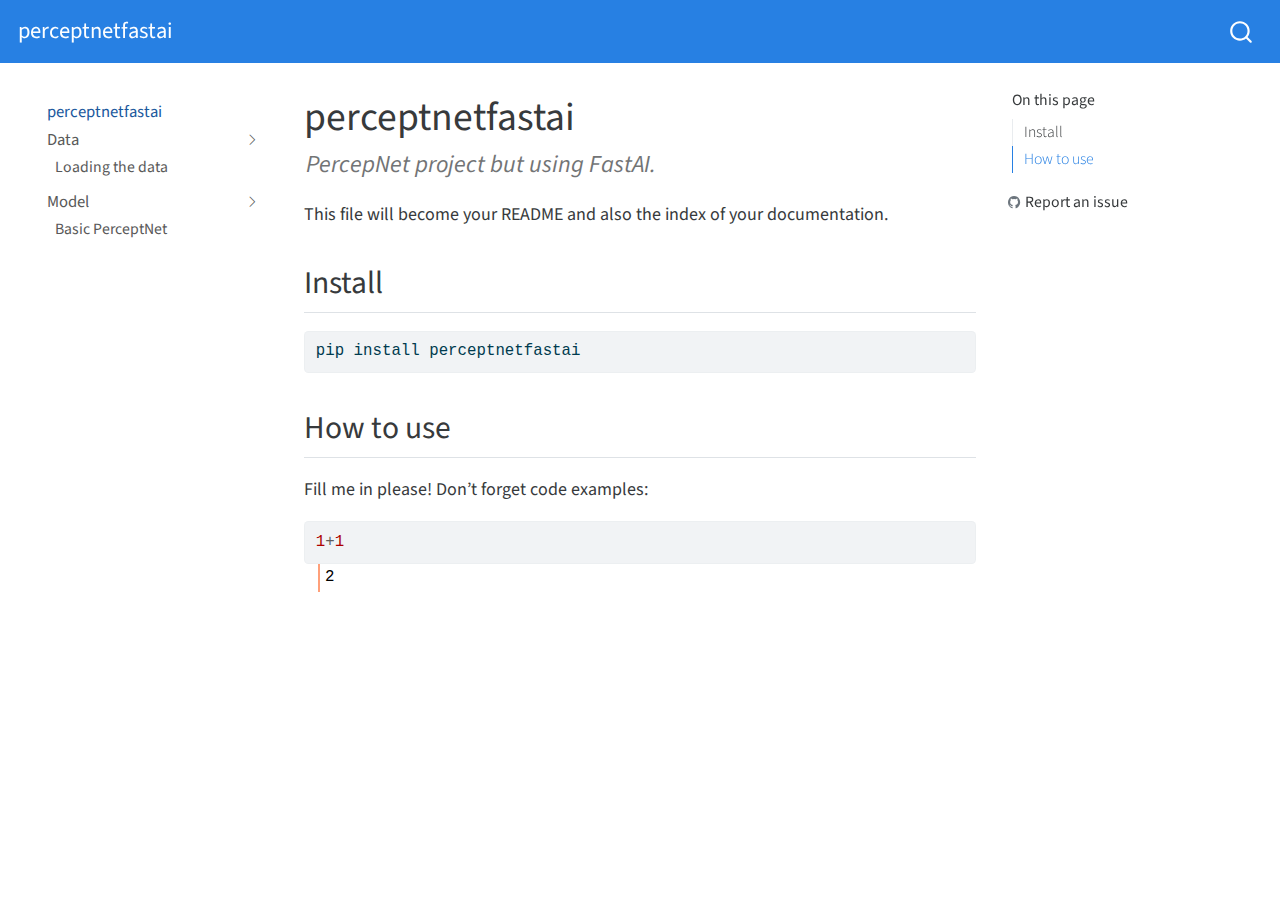
<file: index.html>
<!DOCTYPE html>
<html xmlns="http://www.w3.org/1999/xhtml" lang="en" xml:lang="en"><head>

<meta charset="utf-8">
<meta name="generator" content="quarto-1.1.251">

<meta name="viewport" content="width=device-width, initial-scale=1.0, user-scalable=yes">

<meta name="description" content="PercepNet project but using FastAI.">

<title>perceptnetfastai</title>
<style>
code{white-space: pre-wrap;}
span.smallcaps{font-variant: small-caps;}
div.columns{display: flex; gap: min(4vw, 1.5em);}
div.column{flex: auto; overflow-x: auto;}
div.hanging-indent{margin-left: 1.5em; text-indent: -1.5em;}
ul.task-list{list-style: none;}
ul.task-list li input[type="checkbox"] {
  width: 0.8em;
  margin: 0 0.8em 0.2em -1.6em;
  vertical-align: middle;
}
pre > code.sourceCode { white-space: pre; position: relative; }
pre > code.sourceCode > span { display: inline-block; line-height: 1.25; }
pre > code.sourceCode > span:empty { height: 1.2em; }
.sourceCode { overflow: visible; }
code.sourceCode > span { color: inherit; text-decoration: inherit; }
div.sourceCode { margin: 1em 0; }
pre.sourceCode { margin: 0; }
@media screen {
div.sourceCode { overflow: auto; }
}
@media print {
pre > code.sourceCode { white-space: pre-wrap; }
pre > code.sourceCode > span { text-indent: -5em; padding-left: 5em; }
}
pre.numberSource code
  { counter-reset: source-line 0; }
pre.numberSource code > span
  { position: relative; left: -4em; counter-increment: source-line; }
pre.numberSource code > span > a:first-child::before
  { content: counter(source-line);
    position: relative; left: -1em; text-align: right; vertical-align: baseline;
    border: none; display: inline-block;
    -webkit-touch-callout: none; -webkit-user-select: none;
    -khtml-user-select: none; -moz-user-select: none;
    -ms-user-select: none; user-select: none;
    padding: 0 4px; width: 4em;
    color: #aaaaaa;
  }
pre.numberSource { margin-left: 3em; border-left: 1px solid #aaaaaa;  padding-left: 4px; }
div.sourceCode
  {   }
@media screen {
pre > code.sourceCode > span > a:first-child::before { text-decoration: underline; }
}
code span.al { color: #ff0000; font-weight: bold; } /* Alert */
code span.an { color: #60a0b0; font-weight: bold; font-style: italic; } /* Annotation */
code span.at { color: #7d9029; } /* Attribute */
code span.bn { color: #40a070; } /* BaseN */
code span.bu { color: #008000; } /* BuiltIn */
code span.cf { color: #007020; font-weight: bold; } /* ControlFlow */
code span.ch { color: #4070a0; } /* Char */
code span.cn { color: #880000; } /* Constant */
code span.co { color: #60a0b0; font-style: italic; } /* Comment */
code span.cv { color: #60a0b0; font-weight: bold; font-style: italic; } /* CommentVar */
code span.do { color: #ba2121; font-style: italic; } /* Documentation */
code span.dt { color: #902000; } /* DataType */
code span.dv { color: #40a070; } /* DecVal */
code span.er { color: #ff0000; font-weight: bold; } /* Error */
code span.ex { } /* Extension */
code span.fl { color: #40a070; } /* Float */
code span.fu { color: #06287e; } /* Function */
code span.im { color: #008000; font-weight: bold; } /* Import */
code span.in { color: #60a0b0; font-weight: bold; font-style: italic; } /* Information */
code span.kw { color: #007020; font-weight: bold; } /* Keyword */
code span.op { color: #666666; } /* Operator */
code span.ot { color: #007020; } /* Other */
code span.pp { color: #bc7a00; } /* Preprocessor */
code span.sc { color: #4070a0; } /* SpecialChar */
code span.ss { color: #bb6688; } /* SpecialString */
code span.st { color: #4070a0; } /* String */
code span.va { color: #19177c; } /* Variable */
code span.vs { color: #4070a0; } /* VerbatimString */
code span.wa { color: #60a0b0; font-weight: bold; font-style: italic; } /* Warning */
</style>


<script src="site_libs/quarto-nav/quarto-nav.js"></script>
<script src="site_libs/quarto-nav/headroom.min.js"></script>
<script src="site_libs/clipboard/clipboard.min.js"></script>
<script src="site_libs/quarto-search/autocomplete.umd.js"></script>
<script src="site_libs/quarto-search/fuse.min.js"></script>
<script src="site_libs/quarto-search/quarto-search.js"></script>
<meta name="quarto:offset" content="./">
<script src="site_libs/quarto-html/quarto.js"></script>
<script src="site_libs/quarto-html/popper.min.js"></script>
<script src="site_libs/quarto-html/tippy.umd.min.js"></script>
<script src="site_libs/quarto-html/anchor.min.js"></script>
<link href="site_libs/quarto-html/tippy.css" rel="stylesheet">
<link href="site_libs/quarto-html/quarto-syntax-highlighting.css" rel="stylesheet" id="quarto-text-highlighting-styles">
<script src="site_libs/bootstrap/bootstrap.min.js"></script>
<link href="site_libs/bootstrap/bootstrap-icons.css" rel="stylesheet">
<link href="site_libs/bootstrap/bootstrap.min.css" rel="stylesheet" id="quarto-bootstrap" data-mode="light">
<script id="quarto-search-options" type="application/json">{
  "location": "navbar",
  "copy-button": false,
  "collapse-after": 3,
  "panel-placement": "end",
  "type": "overlay",
  "limit": 20,
  "language": {
    "search-no-results-text": "No results",
    "search-matching-documents-text": "matching documents",
    "search-copy-link-title": "Copy link to search",
    "search-hide-matches-text": "Hide additional matches",
    "search-more-match-text": "more match in this document",
    "search-more-matches-text": "more matches in this document",
    "search-clear-button-title": "Clear",
    "search-detached-cancel-button-title": "Cancel",
    "search-submit-button-title": "Submit"
  }
}</script>


<link rel="stylesheet" href="styles.css">
<meta property="og:title" content="perceptnetfastai">
<meta property="og:description" content="PercepNet project but using FastAI.">
<meta property="og:site-name" content="perceptnetfastai">
<meta name="twitter:title" content="perceptnetfastai">
<meta name="twitter:description" content="PercepNet project but using FastAI.">
<meta name="twitter:card" content="summary">
</head>

<body class="nav-sidebar floating nav-fixed">

<div id="quarto-search-results"></div>
  <header id="quarto-header" class="headroom fixed-top">
    <nav class="navbar navbar-expand-lg navbar-dark ">
      <div class="navbar-container container-fluid">
      <div class="navbar-brand-container">
    <a class="navbar-brand" href="./index.html">
    <span class="navbar-title">perceptnetfastai</span>
    </a>
  </div>
          <div id="quarto-search" class="" title="Search"></div>
      </div> <!-- /container-fluid -->
    </nav>
  <nav class="quarto-secondary-nav" data-bs-toggle="collapse" data-bs-target="#quarto-sidebar" aria-controls="quarto-sidebar" aria-expanded="false" aria-label="Toggle sidebar navigation" onclick="if (window.quartoToggleHeadroom) { window.quartoToggleHeadroom(); }">
    <div class="container-fluid d-flex justify-content-between">
      <h1 class="quarto-secondary-nav-title">perceptnetfastai</h1>
      <button type="button" class="quarto-btn-toggle btn" aria-label="Show secondary navigation">
        <i class="bi bi-chevron-right"></i>
      </button>
    </div>
  </nav>
</header>
<!-- content -->
<div id="quarto-content" class="quarto-container page-columns page-rows-contents page-layout-article page-navbar">
<!-- sidebar -->
  <nav id="quarto-sidebar" class="sidebar collapse sidebar-navigation floating overflow-auto">
    <div class="sidebar-menu-container"> 
    <ul class="list-unstyled mt-1">
        <li class="sidebar-item">
  <div class="sidebar-item-container"> 
  <a href="./index.html" class="sidebar-item-text sidebar-link active">perceptnetfastai</a>
  </div>
</li>
        <li class="sidebar-item sidebar-item-section">
      <div class="sidebar-item-container"> 
            <a class="sidebar-item-text sidebar-link text-start" data-bs-toggle="collapse" data-bs-target="#quarto-sidebar-section-1" aria-expanded="true">Data</a>
          <a class="sidebar-item-toggle text-start" data-bs-toggle="collapse" data-bs-target="#quarto-sidebar-section-1" aria-expanded="true">
            <i class="bi bi-chevron-right ms-2"></i>
          </a> 
      </div>
      <ul id="quarto-sidebar-section-1" class="collapse list-unstyled sidebar-section depth1 show">  
          <li class="sidebar-item">
  <div class="sidebar-item-container"> 
  <a href="./00_Data/data_loading.html" class="sidebar-item-text sidebar-link">Loading the data</a>
  </div>
</li>
      </ul>
  </li>
        <li class="sidebar-item sidebar-item-section">
      <div class="sidebar-item-container"> 
            <a class="sidebar-item-text sidebar-link text-start" data-bs-toggle="collapse" data-bs-target="#quarto-sidebar-section-2" aria-expanded="true">Model</a>
          <a class="sidebar-item-toggle text-start" data-bs-toggle="collapse" data-bs-target="#quarto-sidebar-section-2" aria-expanded="true">
            <i class="bi bi-chevron-right ms-2"></i>
          </a> 
      </div>
      <ul id="quarto-sidebar-section-2" class="collapse list-unstyled sidebar-section depth1 show">  
          <li class="sidebar-item">
  <div class="sidebar-item-container"> 
  <a href="./01_Model/perceptnet.html" class="sidebar-item-text sidebar-link">Basic PerceptNet</a>
  </div>
</li>
      </ul>
  </li>
    </ul>
    </div>
</nav>
<!-- margin-sidebar -->
    <div id="quarto-margin-sidebar" class="sidebar margin-sidebar">
        <nav id="TOC" role="doc-toc" class="toc-active">
    <h2 id="toc-title">On this page</h2>
   
  <ul>
  <li><a href="#install" id="toc-install" class="nav-link active" data-scroll-target="#install">Install</a></li>
  <li><a href="#how-to-use" id="toc-how-to-use" class="nav-link" data-scroll-target="#how-to-use">How to use</a></li>
  </ul>
<div class="toc-actions"><div><i class="bi bi-github"></i></div><div class="action-links"><p><a href="https://github.com/Jorgvt/perceptnetfastai/issues/new" class="toc-action">Report an issue</a></p></div></div></nav>
    </div>
<!-- main -->
<main class="content" id="quarto-document-content">

<header id="title-block-header" class="quarto-title-block default">
<div class="quarto-title">
<h1 class="title d-none d-lg-block">perceptnetfastai</h1>
</div>

<div>
  <div class="description">
    PercepNet project but using FastAI.
  </div>
</div>


<div class="quarto-title-meta">

    
    
  </div>
  

</header>

<!-- WARNING: THIS FILE WAS AUTOGENERATED! DO NOT EDIT! -->
<p>This file will become your README and also the index of your documentation.</p>
<section id="install" class="level2">
<h2 class="anchored" data-anchor-id="install">Install</h2>
<div class="sourceCode" id="cb1"><pre class="sourceCode sh code-with-copy"><code class="sourceCode bash"><span id="cb1-1"><a href="#cb1-1" aria-hidden="true" tabindex="-1"></a><span class="ex">pip</span> install perceptnetfastai</span></code><button title="Copy to Clipboard" class="code-copy-button"><i class="bi"></i></button></pre></div>
</section>
<section id="how-to-use" class="level2">
<h2 class="anchored" data-anchor-id="how-to-use">How to use</h2>
<p>Fill me in please! Don’t forget code examples:</p>
<div class="cell">
<div class="sourceCode cell-code" id="cb2"><pre class="sourceCode python code-with-copy"><code class="sourceCode python"><span id="cb2-1"><a href="#cb2-1" aria-hidden="true" tabindex="-1"></a><span class="dv">1</span><span class="op">+</span><span class="dv">1</span></span></code><button title="Copy to Clipboard" class="code-copy-button"><i class="bi"></i></button></pre></div>
<div class="cell-output cell-output-display">
<pre><code>2</code></pre>
</div>
</div>


</section>

</main> <!-- /main -->
<script id="quarto-html-after-body" type="application/javascript">
window.document.addEventListener("DOMContentLoaded", function (event) {
  const toggleBodyColorMode = (bsSheetEl) => {
    const mode = bsSheetEl.getAttribute("data-mode");
    const bodyEl = window.document.querySelector("body");
    if (mode === "dark") {
      bodyEl.classList.add("quarto-dark");
      bodyEl.classList.remove("quarto-light");
    } else {
      bodyEl.classList.add("quarto-light");
      bodyEl.classList.remove("quarto-dark");
    }
  }
  const toggleBodyColorPrimary = () => {
    const bsSheetEl = window.document.querySelector("link#quarto-bootstrap");
    if (bsSheetEl) {
      toggleBodyColorMode(bsSheetEl);
    }
  }
  toggleBodyColorPrimary();  
  const icon = "";
  const anchorJS = new window.AnchorJS();
  anchorJS.options = {
    placement: 'right',
    icon: icon
  };
  anchorJS.add('.anchored');
  const clipboard = new window.ClipboardJS('.code-copy-button', {
    target: function(trigger) {
      return trigger.previousElementSibling;
    }
  });
  clipboard.on('success', function(e) {
    // button target
    const button = e.trigger;
    // don't keep focus
    button.blur();
    // flash "checked"
    button.classList.add('code-copy-button-checked');
    var currentTitle = button.getAttribute("title");
    button.setAttribute("title", "Copied!");
    setTimeout(function() {
      button.setAttribute("title", currentTitle);
      button.classList.remove('code-copy-button-checked');
    }, 1000);
    // clear code selection
    e.clearSelection();
  });
  function tippyHover(el, contentFn) {
    const config = {
      allowHTML: true,
      content: contentFn,
      maxWidth: 500,
      delay: 100,
      arrow: false,
      appendTo: function(el) {
          return el.parentElement;
      },
      interactive: true,
      interactiveBorder: 10,
      theme: 'quarto',
      placement: 'bottom-start'
    };
    window.tippy(el, config); 
  }
  const noterefs = window.document.querySelectorAll('a[role="doc-noteref"]');
  for (var i=0; i<noterefs.length; i++) {
    const ref = noterefs[i];
    tippyHover(ref, function() {
      // use id or data attribute instead here
      let href = ref.getAttribute('data-footnote-href') || ref.getAttribute('href');
      try { href = new URL(href).hash; } catch {}
      const id = href.replace(/^#\/?/, "");
      const note = window.document.getElementById(id);
      return note.innerHTML;
    });
  }
  var bibliorefs = window.document.querySelectorAll('a[role="doc-biblioref"]');
  for (var i=0; i<bibliorefs.length; i++) {
    const ref = bibliorefs[i];
    const cites = ref.parentNode.getAttribute('data-cites').split(' ');
    tippyHover(ref, function() {
      var popup = window.document.createElement('div');
      cites.forEach(function(cite) {
        var citeDiv = window.document.createElement('div');
        citeDiv.classList.add('hanging-indent');
        citeDiv.classList.add('csl-entry');
        var biblioDiv = window.document.getElementById('ref-' + cite);
        if (biblioDiv) {
          citeDiv.innerHTML = biblioDiv.innerHTML;
        }
        popup.appendChild(citeDiv);
      });
      return popup.innerHTML;
    });
  }
});
</script>
</div> <!-- /content -->



</body></html>
</file>
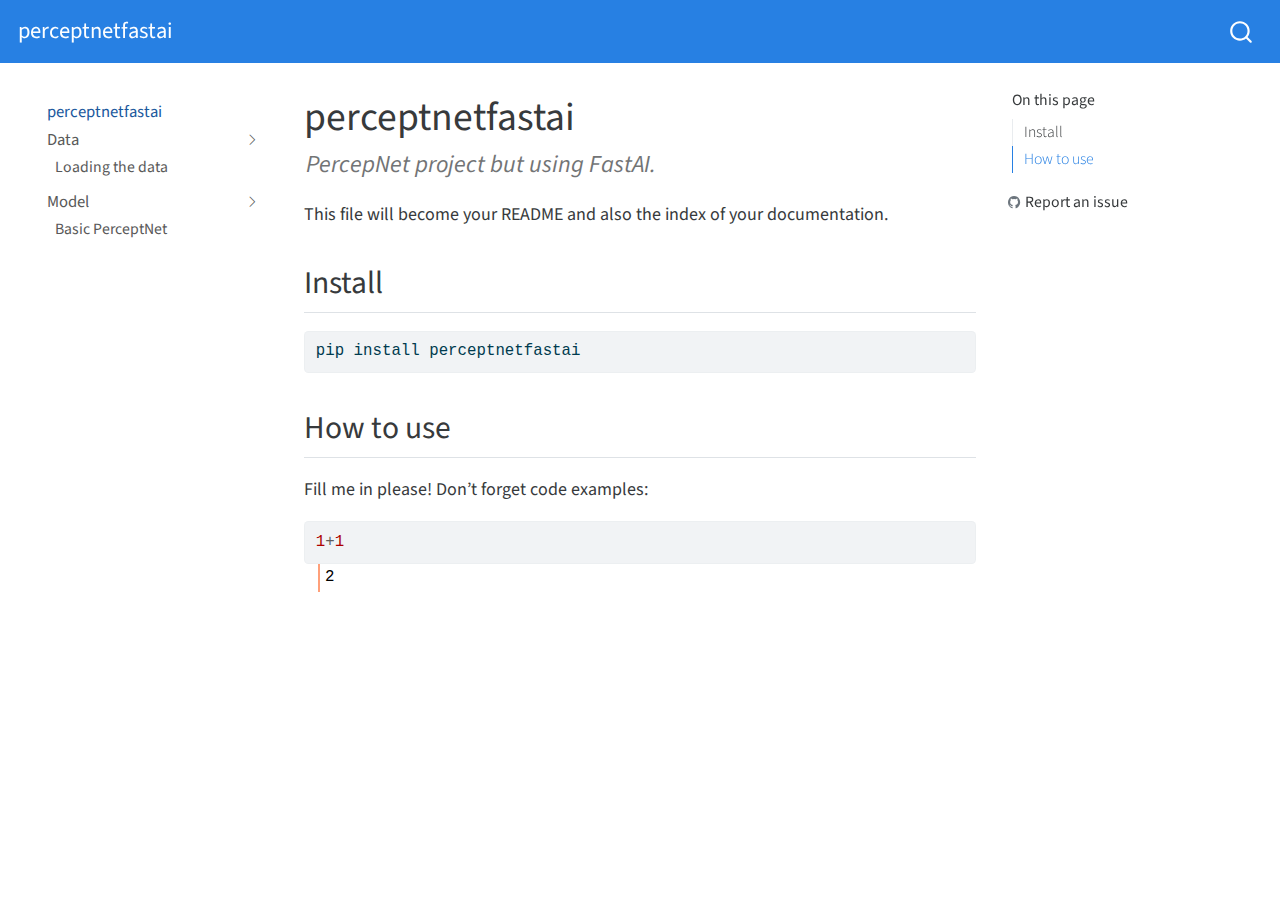
<file: _docs/index.html>
<!DOCTYPE html>
<html xmlns="http://www.w3.org/1999/xhtml" lang="en" xml:lang="en"><head>

<meta charset="utf-8">
<meta name="generator" content="quarto-1.1.189">

<meta name="viewport" content="width=device-width, initial-scale=1.0, user-scalable=yes">

<meta name="description" content="PercepNet project but using FastAI.">

<title>perceptnetfastai</title>
<style>
code{white-space: pre-wrap;}
span.smallcaps{font-variant: small-caps;}
div.columns{display: flex; gap: min(4vw, 1.5em);}
div.column{flex: auto; overflow-x: auto;}
div.hanging-indent{margin-left: 1.5em; text-indent: -1.5em;}
ul.task-list{list-style: none;}
ul.task-list li input[type="checkbox"] {
  width: 0.8em;
  margin: 0 0.8em 0.2em -1.6em;
  vertical-align: middle;
}
pre > code.sourceCode { white-space: pre; position: relative; }
pre > code.sourceCode > span { display: inline-block; line-height: 1.25; }
pre > code.sourceCode > span:empty { height: 1.2em; }
.sourceCode { overflow: visible; }
code.sourceCode > span { color: inherit; text-decoration: inherit; }
div.sourceCode { margin: 1em 0; }
pre.sourceCode { margin: 0; }
@media screen {
div.sourceCode { overflow: auto; }
}
@media print {
pre > code.sourceCode { white-space: pre-wrap; }
pre > code.sourceCode > span { text-indent: -5em; padding-left: 5em; }
}
pre.numberSource code
  { counter-reset: source-line 0; }
pre.numberSource code > span
  { position: relative; left: -4em; counter-increment: source-line; }
pre.numberSource code > span > a:first-child::before
  { content: counter(source-line);
    position: relative; left: -1em; text-align: right; vertical-align: baseline;
    border: none; display: inline-block;
    -webkit-touch-callout: none; -webkit-user-select: none;
    -khtml-user-select: none; -moz-user-select: none;
    -ms-user-select: none; user-select: none;
    padding: 0 4px; width: 4em;
    color: #aaaaaa;
  }
pre.numberSource { margin-left: 3em; border-left: 1px solid #aaaaaa;  padding-left: 4px; }
div.sourceCode
  {   }
@media screen {
pre > code.sourceCode > span > a:first-child::before { text-decoration: underline; }
}
code span.al { color: #ff0000; font-weight: bold; } /* Alert */
code span.an { color: #60a0b0; font-weight: bold; font-style: italic; } /* Annotation */
code span.at { color: #7d9029; } /* Attribute */
code span.bn { color: #40a070; } /* BaseN */
code span.bu { color: #008000; } /* BuiltIn */
code span.cf { color: #007020; font-weight: bold; } /* ControlFlow */
code span.ch { color: #4070a0; } /* Char */
code span.cn { color: #880000; } /* Constant */
code span.co { color: #60a0b0; font-style: italic; } /* Comment */
code span.cv { color: #60a0b0; font-weight: bold; font-style: italic; } /* CommentVar */
code span.do { color: #ba2121; font-style: italic; } /* Documentation */
code span.dt { color: #902000; } /* DataType */
code span.dv { color: #40a070; } /* DecVal */
code span.er { color: #ff0000; font-weight: bold; } /* Error */
code span.ex { } /* Extension */
code span.fl { color: #40a070; } /* Float */
code span.fu { color: #06287e; } /* Function */
code span.im { color: #008000; font-weight: bold; } /* Import */
code span.in { color: #60a0b0; font-weight: bold; font-style: italic; } /* Information */
code span.kw { color: #007020; font-weight: bold; } /* Keyword */
code span.op { color: #666666; } /* Operator */
code span.ot { color: #007020; } /* Other */
code span.pp { color: #bc7a00; } /* Preprocessor */
code span.sc { color: #4070a0; } /* SpecialChar */
code span.ss { color: #bb6688; } /* SpecialString */
code span.st { color: #4070a0; } /* String */
code span.va { color: #19177c; } /* Variable */
code span.vs { color: #4070a0; } /* VerbatimString */
code span.wa { color: #60a0b0; font-weight: bold; font-style: italic; } /* Warning */
</style>


<script src="site_libs/quarto-nav/quarto-nav.js"></script>
<script src="site_libs/quarto-nav/headroom.min.js"></script>
<script src="site_libs/clipboard/clipboard.min.js"></script>
<script src="site_libs/quarto-search/autocomplete.umd.js"></script>
<script src="site_libs/quarto-search/fuse.min.js"></script>
<script src="site_libs/quarto-search/quarto-search.js"></script>
<meta name="quarto:offset" content="./">
<script src="site_libs/quarto-html/quarto.js"></script>
<script src="site_libs/quarto-html/popper.min.js"></script>
<script src="site_libs/quarto-html/tippy.umd.min.js"></script>
<script src="site_libs/quarto-html/anchor.min.js"></script>
<link href="site_libs/quarto-html/tippy.css" rel="stylesheet">
<link href="site_libs/quarto-html/quarto-syntax-highlighting.css" rel="stylesheet" id="quarto-text-highlighting-styles">
<script src="site_libs/bootstrap/bootstrap.min.js"></script>
<link href="site_libs/bootstrap/bootstrap-icons.css" rel="stylesheet">
<link href="site_libs/bootstrap/bootstrap.min.css" rel="stylesheet" id="quarto-bootstrap" data-mode="light">
<script id="quarto-search-options" type="application/json">{
  "location": "navbar",
  "copy-button": false,
  "collapse-after": 3,
  "panel-placement": "end",
  "type": "overlay",
  "limit": 20,
  "language": {
    "search-no-results-text": "No results",
    "search-matching-documents-text": "matching documents",
    "search-copy-link-title": "Copy link to search",
    "search-hide-matches-text": "Hide additional matches",
    "search-more-match-text": "more match in this document",
    "search-more-matches-text": "more matches in this document",
    "search-clear-button-title": "Clear",
    "search-detached-cancel-button-title": "Cancel",
    "search-submit-button-title": "Submit"
  }
}</script>


<link rel="stylesheet" href="styles.css">
<meta property="og:title" content="perceptnetfastai">
<meta property="og:description" content="PercepNet project but using FastAI.">
<meta property="og:site-name" content="perceptnetfastai">
<meta name="twitter:title" content="perceptnetfastai">
<meta name="twitter:description" content="PercepNet project but using FastAI.">
<meta name="twitter:card" content="summary">
</head>

<body class="nav-sidebar floating nav-fixed">

<div id="quarto-search-results"></div>
  <header id="quarto-header" class="headroom fixed-top">
    <nav class="navbar navbar-expand-lg navbar-dark ">
      <div class="navbar-container container-fluid">
      <div class="navbar-brand-container">
    <a class="navbar-brand" href="./index.html">
    <span class="navbar-title">perceptnetfastai</span>
    </a>
  </div>
          <div id="quarto-search" class="" title="Search"></div>
      </div> <!-- /container-fluid -->
    </nav>
  <nav class="quarto-secondary-nav" data-bs-toggle="collapse" data-bs-target="#quarto-sidebar" aria-controls="quarto-sidebar" aria-expanded="false" aria-label="Toggle sidebar navigation" onclick="if (window.quartoToggleHeadroom) { window.quartoToggleHeadroom(); }">
    <div class="container-fluid d-flex justify-content-between">
      <h1 class="quarto-secondary-nav-title">perceptnetfastai</h1>
      <button type="button" class="quarto-btn-toggle btn" aria-label="Show secondary navigation">
        <i class="bi bi-chevron-right"></i>
      </button>
    </div>
  </nav>
</header>
<!-- content -->
<div id="quarto-content" class="quarto-container page-columns page-rows-contents page-layout-article page-navbar">
<!-- sidebar -->
  <nav id="quarto-sidebar" class="sidebar collapse sidebar-navigation floating overflow-auto">
    <div class="sidebar-menu-container"> 
    <ul class="list-unstyled mt-1">
        <li class="sidebar-item">
  <div class="sidebar-item-container"> 
  <a href="./index.html" class="sidebar-item-text sidebar-link active">perceptnetfastai</a>
  </div>
</li>
        <li class="sidebar-item sidebar-item-section">
      <div class="sidebar-item-container"> 
            <a class="sidebar-item-text sidebar-link text-start" data-bs-toggle="collapse" data-bs-target="#quarto-sidebar-section-1" aria-expanded="true">Data</a>
          <a class="sidebar-item-toggle text-start" data-bs-toggle="collapse" data-bs-target="#quarto-sidebar-section-1" aria-expanded="true">
            <i class="bi bi-chevron-right ms-2"></i>
          </a> 
      </div>
      <ul id="quarto-sidebar-section-1" class="collapse list-unstyled sidebar-section depth1 show">  
          <li class="sidebar-item">
  <div class="sidebar-item-container"> 
  <a href="./00_Data/data_loading.html" class="sidebar-item-text sidebar-link">Loading the data</a>
  </div>
</li>
      </ul>
  </li>
        <li class="sidebar-item sidebar-item-section">
      <div class="sidebar-item-container"> 
            <a class="sidebar-item-text sidebar-link text-start" data-bs-toggle="collapse" data-bs-target="#quarto-sidebar-section-2" aria-expanded="true">Model</a>
          <a class="sidebar-item-toggle text-start" data-bs-toggle="collapse" data-bs-target="#quarto-sidebar-section-2" aria-expanded="true">
            <i class="bi bi-chevron-right ms-2"></i>
          </a> 
      </div>
      <ul id="quarto-sidebar-section-2" class="collapse list-unstyled sidebar-section depth1 show">  
          <li class="sidebar-item">
  <div class="sidebar-item-container"> 
  <a href="./01_Model/perceptnet.html" class="sidebar-item-text sidebar-link">Basic PerceptNet</a>
  </div>
</li>
      </ul>
  </li>
    </ul>
    </div>
</nav>
<!-- margin-sidebar -->
    <div id="quarto-margin-sidebar" class="sidebar margin-sidebar">
        <nav id="TOC" role="doc-toc" class="toc-active">
    <h2 id="toc-title">On this page</h2>
   
  <ul>
  <li><a href="#install" id="toc-install" class="nav-link active" data-scroll-target="#install">Install</a></li>
  <li><a href="#how-to-use" id="toc-how-to-use" class="nav-link" data-scroll-target="#how-to-use">How to use</a></li>
  </ul>
<div class="toc-actions"><div><i class="bi bi-github"></i></div><div class="action-links"><p><a href="https://github.com/Jorgvt/perceptnetfastai/issues/new" class="toc-action">Report an issue</a></p></div></div></nav>
    </div>
<!-- main -->
<main class="content" id="quarto-document-content">

<header id="title-block-header" class="quarto-title-block default">
<div class="quarto-title">
<h1 class="title d-none d-lg-block">perceptnetfastai</h1>
</div>

<div>
  <div class="description">
    PercepNet project but using FastAI.
  </div>
</div>


<div class="quarto-title-meta">

    
    
  </div>
  

</header>

<!-- WARNING: THIS FILE WAS AUTOGENERATED! DO NOT EDIT! -->
<p>This file will become your README and also the index of your documentation.</p>
<section id="install" class="level2">
<h2 class="anchored" data-anchor-id="install">Install</h2>
<div class="sourceCode" id="cb1"><pre class="sourceCode sh code-with-copy"><code class="sourceCode bash"><span id="cb1-1"><a href="#cb1-1" aria-hidden="true" tabindex="-1"></a><span class="ex">pip</span> install perceptnetfastai</span></code><button title="Copy to Clipboard" class="code-copy-button"><i class="bi"></i></button></pre></div>
</section>
<section id="how-to-use" class="level2">
<h2 class="anchored" data-anchor-id="how-to-use">How to use</h2>
<p>Fill me in please! Don’t forget code examples:</p>
<div class="cell">
<div class="sourceCode cell-code" id="cb2"><pre class="sourceCode python code-with-copy"><code class="sourceCode python"><span id="cb2-1"><a href="#cb2-1" aria-hidden="true" tabindex="-1"></a><span class="dv">1</span><span class="op">+</span><span class="dv">1</span></span></code><button title="Copy to Clipboard" class="code-copy-button"><i class="bi"></i></button></pre></div>
<div class="cell-output cell-output-display">
<pre><code>2</code></pre>
</div>
</div>


</section>

</main> <!-- /main -->
<script id="quarto-html-after-body" type="application/javascript">
window.document.addEventListener("DOMContentLoaded", function (event) {
  const toggleBodyColorMode = (bsSheetEl) => {
    const mode = bsSheetEl.getAttribute("data-mode");
    const bodyEl = window.document.querySelector("body");
    if (mode === "dark") {
      bodyEl.classList.add("quarto-dark");
      bodyEl.classList.remove("quarto-light");
    } else {
      bodyEl.classList.add("quarto-light");
      bodyEl.classList.remove("quarto-dark");
    }
  }
  const toggleBodyColorPrimary = () => {
    const bsSheetEl = window.document.querySelector("link#quarto-bootstrap");
    if (bsSheetEl) {
      toggleBodyColorMode(bsSheetEl);
    }
  }
  toggleBodyColorPrimary();  
  const icon = "";
  const anchorJS = new window.AnchorJS();
  anchorJS.options = {
    placement: 'right',
    icon: icon
  };
  anchorJS.add('.anchored');
  const clipboard = new window.ClipboardJS('.code-copy-button', {
    target: function(trigger) {
      return trigger.previousElementSibling;
    }
  });
  clipboard.on('success', function(e) {
    // button target
    const button = e.trigger;
    // don't keep focus
    button.blur();
    // flash "checked"
    button.classList.add('code-copy-button-checked');
    var currentTitle = button.getAttribute("title");
    button.setAttribute("title", "Copied!");
    setTimeout(function() {
      button.setAttribute("title", currentTitle);
      button.classList.remove('code-copy-button-checked');
    }, 1000);
    // clear code selection
    e.clearSelection();
  });
  function tippyHover(el, contentFn) {
    const config = {
      allowHTML: true,
      content: contentFn,
      maxWidth: 500,
      delay: 100,
      arrow: false,
      appendTo: function(el) {
          return el.parentElement;
      },
      interactive: true,
      interactiveBorder: 10,
      theme: 'quarto',
      placement: 'bottom-start'
    };
    window.tippy(el, config); 
  }
  const noterefs = window.document.querySelectorAll('a[role="doc-noteref"]');
  for (var i=0; i<noterefs.length; i++) {
    const ref = noterefs[i];
    tippyHover(ref, function() {
      // use id or data attribute instead here
      let href = ref.getAttribute('data-footnote-href') || ref.getAttribute('href');
      try { href = new URL(href).hash; } catch {}
      const id = href.replace(/^#\/?/, "");
      const note = window.document.getElementById(id);
      return note.innerHTML;
    });
  }
  var bibliorefs = window.document.querySelectorAll('a[role="doc-biblioref"]');
  for (var i=0; i<bibliorefs.length; i++) {
    const ref = bibliorefs[i];
    const cites = ref.parentNode.getAttribute('data-cites').split(' ');
    tippyHover(ref, function() {
      var popup = window.document.createElement('div');
      cites.forEach(function(cite) {
        var citeDiv = window.document.createElement('div');
        citeDiv.classList.add('hanging-indent');
        citeDiv.classList.add('csl-entry');
        var biblioDiv = window.document.getElementById('ref-' + cite);
        if (biblioDiv) {
          citeDiv.innerHTML = biblioDiv.innerHTML;
        }
        popup.appendChild(citeDiv);
      });
      return popup.innerHTML;
    });
  }
});
</script>
</div> <!-- /content -->



</body></html>
</file>
<file: site_libs/quarto-html/tippy.css>
.tippy-box[data-animation=fade][data-state=hidden]{opacity:0}[data-tippy-root]{max-width:calc(100vw - 10px)}.tippy-box{position:relative;background-color:#333;color:#fff;border-radius:4px;font-size:14px;line-height:1.4;white-space:normal;outline:0;transition-property:transform,visibility,opacity}.tippy-box[data-placement^=top]>.tippy-arrow{bottom:0}.tippy-box[data-placement^=top]>.tippy-arrow:before{bottom:-7px;left:0;border-width:8px 8px 0;border-top-color:initial;transform-origin:center top}.tippy-box[data-placement^=bottom]>.tippy-arrow{top:0}.tippy-box[data-placement^=bottom]>.tippy-arrow:before{top:-7px;left:0;border-width:0 8px 8px;border-bottom-color:initial;transform-origin:center bottom}.tippy-box[data-placement^=left]>.tippy-arrow{right:0}.tippy-box[data-placement^=left]>.tippy-arrow:before{border-width:8px 0 8px 8px;border-left-color:initial;right:-7px;transform-origin:center left}.tippy-box[data-placement^=right]>.tippy-arrow{left:0}.tippy-box[data-placement^=right]>.tippy-arrow:before{left:-7px;border-width:8px 8px 8px 0;border-right-color:initial;transform-origin:center right}.tippy-box[data-inertia][data-state=visible]{transition-timing-function:cubic-bezier(.54,1.5,.38,1.11)}.tippy-arrow{width:16px;height:16px;color:#333}.tippy-arrow:before{content:"";position:absolute;border-color:transparent;border-style:solid}.tippy-content{position:relative;padding:5px 9px;z-index:1}
</file>
<file: site_libs/quarto-html/quarto-syntax-highlighting.css>
/* quarto syntax highlight colors */
:root {
  --quarto-hl-ot-color: #003B4F;
  --quarto-hl-at-color: #657422;
  --quarto-hl-ss-color: #20794D;
  --quarto-hl-an-color: #5E5E5E;
  --quarto-hl-fu-color: #4758AB;
  --quarto-hl-st-color: #20794D;
  --quarto-hl-cf-color: #003B4F;
  --quarto-hl-op-color: #5E5E5E;
  --quarto-hl-er-color: #AD0000;
  --quarto-hl-bn-color: #AD0000;
  --quarto-hl-al-color: #AD0000;
  --quarto-hl-va-color: #111111;
  --quarto-hl-bu-color: inherit;
  --quarto-hl-ex-color: inherit;
  --quarto-hl-pp-color: #AD0000;
  --quarto-hl-in-color: #5E5E5E;
  --quarto-hl-vs-color: #20794D;
  --quarto-hl-wa-color: #5E5E5E;
  --quarto-hl-do-color: #5E5E5E;
  --quarto-hl-im-color: #00769E;
  --quarto-hl-ch-color: #20794D;
  --quarto-hl-dt-color: #AD0000;
  --quarto-hl-fl-color: #AD0000;
  --quarto-hl-co-color: #5E5E5E;
  --quarto-hl-cv-color: #5E5E5E;
  --quarto-hl-cn-color: #8f5902;
  --quarto-hl-sc-color: #5E5E5E;
  --quarto-hl-dv-color: #AD0000;
  --quarto-hl-kw-color: #003B4F;
}

/* other quarto variables */
:root {
  --quarto-font-monospace: SFMono-Regular, Menlo, Monaco, Consolas, "Liberation Mono", "Courier New", monospace;
}

pre > code.sourceCode > span {
  color: #003B4F;
}

code span {
  color: #003B4F;
}

code.sourceCode > span {
  color: #003B4F;
}

div.sourceCode,
div.sourceCode pre.sourceCode {
  color: #003B4F;
}

code span.ot {
  color: #003B4F;
}

code span.at {
  color: #657422;
}

code span.ss {
  color: #20794D;
}

code span.an {
  color: #5E5E5E;
}

code span.fu {
  color: #4758AB;
}

code span.st {
  color: #20794D;
}

code span.cf {
  color: #003B4F;
}

code span.op {
  color: #5E5E5E;
}

code span.er {
  color: #AD0000;
}

code span.bn {
  color: #AD0000;
}

code span.al {
  color: #AD0000;
}

code span.va {
  color: #111111;
}

code span.pp {
  color: #AD0000;
}

code span.in {
  color: #5E5E5E;
}

code span.vs {
  color: #20794D;
}

code span.wa {
  color: #5E5E5E;
  font-style: italic;
}

code span.do {
  color: #5E5E5E;
  font-style: italic;
}

code span.im {
  color: #00769E;
}

code span.ch {
  color: #20794D;
}

code span.dt {
  color: #AD0000;
}

code span.fl {
  color: #AD0000;
}

code span.co {
  color: #5E5E5E;
}

code span.cv {
  color: #5E5E5E;
  font-style: italic;
}

code span.cn {
  color: #8f5902;
}

code span.sc {
  color: #5E5E5E;
}

code span.dv {
  color: #AD0000;
}

code span.kw {
  color: #003B4F;
}

.prevent-inlining {
  content: "</";
}

/*# sourceMappingURL=debc5d5d77c3f9108843748ff7464032.css.map */
</file>
<file: styles.css>
.cell {
  margin-bottom: 1rem;
}

.cell > .sourceCode {
  margin-bottom: 0;
}

.cell-output > pre {
  margin-bottom: 0;
}

.cell-output > pre, .cell-output > .sourceCode > pre, .cell-output-stdout > pre {
  margin-left: 0.8rem;
  margin-top: 0;
  background: none;
  border-left: 2px solid lightsalmon;
  border-top-left-radius: 0;
  border-top-right-radius: 0;
}

.cell-output > .sourceCode {
  border: none;
}

.cell-output > .sourceCode {
  background: none;
  margin-top: 0;
}

div.description {
  padding-left: 2px;
  padding-top: 5px;
  font-style: italic;
  font-size: 135%;
  opacity: 70%;
}
</file>
<file: _docs/site_libs/quarto-html/tippy.css>
.tippy-box[data-animation=fade][data-state=hidden]{opacity:0}[data-tippy-root]{max-width:calc(100vw - 10px)}.tippy-box{position:relative;background-color:#333;color:#fff;border-radius:4px;font-size:14px;line-height:1.4;white-space:normal;outline:0;transition-property:transform,visibility,opacity}.tippy-box[data-placement^=top]>.tippy-arrow{bottom:0}.tippy-box[data-placement^=top]>.tippy-arrow:before{bottom:-7px;left:0;border-width:8px 8px 0;border-top-color:initial;transform-origin:center top}.tippy-box[data-placement^=bottom]>.tippy-arrow{top:0}.tippy-box[data-placement^=bottom]>.tippy-arrow:before{top:-7px;left:0;border-width:0 8px 8px;border-bottom-color:initial;transform-origin:center bottom}.tippy-box[data-placement^=left]>.tippy-arrow{right:0}.tippy-box[data-placement^=left]>.tippy-arrow:before{border-width:8px 0 8px 8px;border-left-color:initial;right:-7px;transform-origin:center left}.tippy-box[data-placement^=right]>.tippy-arrow{left:0}.tippy-box[data-placement^=right]>.tippy-arrow:before{left:-7px;border-width:8px 8px 8px 0;border-right-color:initial;transform-origin:center right}.tippy-box[data-inertia][data-state=visible]{transition-timing-function:cubic-bezier(.54,1.5,.38,1.11)}.tippy-arrow{width:16px;height:16px;color:#333}.tippy-arrow:before{content:"";position:absolute;border-color:transparent;border-style:solid}.tippy-content{position:relative;padding:5px 9px;z-index:1}
</file>
<file: _docs/site_libs/quarto-html/quarto-syntax-highlighting.css>
/* quarto syntax highlight colors */
:root {
  --quarto-hl-ot-color: #003B4F;
  --quarto-hl-at-color: #657422;
  --quarto-hl-ss-color: #20794D;
  --quarto-hl-an-color: #5E5E5E;
  --quarto-hl-fu-color: #4758AB;
  --quarto-hl-st-color: #20794D;
  --quarto-hl-cf-color: #003B4F;
  --quarto-hl-op-color: #5E5E5E;
  --quarto-hl-er-color: #AD0000;
  --quarto-hl-bn-color: #AD0000;
  --quarto-hl-al-color: #AD0000;
  --quarto-hl-va-color: #111111;
  --quarto-hl-bu-color: inherit;
  --quarto-hl-ex-color: inherit;
  --quarto-hl-pp-color: #AD0000;
  --quarto-hl-in-color: #5E5E5E;
  --quarto-hl-vs-color: #20794D;
  --quarto-hl-wa-color: #5E5E5E;
  --quarto-hl-do-color: #5E5E5E;
  --quarto-hl-im-color: #00769E;
  --quarto-hl-ch-color: #20794D;
  --quarto-hl-dt-color: #AD0000;
  --quarto-hl-fl-color: #AD0000;
  --quarto-hl-co-color: #5E5E5E;
  --quarto-hl-cv-color: #5E5E5E;
  --quarto-hl-cn-color: #8f5902;
  --quarto-hl-sc-color: #5E5E5E;
  --quarto-hl-dv-color: #AD0000;
  --quarto-hl-kw-color: #003B4F;
}

/* other quarto variables */
:root {
  --quarto-font-monospace: SFMono-Regular, Menlo, Monaco, Consolas, "Liberation Mono", "Courier New", monospace;
}

pre > code.sourceCode > span {
  color: #003B4F;
}

code span {
  color: #003B4F;
}

code.sourceCode > span {
  color: #003B4F;
}

div.sourceCode,
div.sourceCode pre.sourceCode {
  color: #003B4F;
}

code span.ot {
  color: #003B4F;
}

code span.at {
  color: #657422;
}

code span.ss {
  color: #20794D;
}

code span.an {
  color: #5E5E5E;
}

code span.fu {
  color: #4758AB;
}

code span.st {
  color: #20794D;
}

code span.cf {
  color: #003B4F;
}

code span.op {
  color: #5E5E5E;
}

code span.er {
  color: #AD0000;
}

code span.bn {
  color: #AD0000;
}

code span.al {
  color: #AD0000;
}

code span.va {
  color: #111111;
}

code span.pp {
  color: #AD0000;
}

code span.in {
  color: #5E5E5E;
}

code span.vs {
  color: #20794D;
}

code span.wa {
  color: #5E5E5E;
  font-style: italic;
}

code span.do {
  color: #5E5E5E;
  font-style: italic;
}

code span.im {
  color: #00769E;
}

code span.ch {
  color: #20794D;
}

code span.dt {
  color: #AD0000;
}

code span.fl {
  color: #AD0000;
}

code span.co {
  color: #5E5E5E;
}

code span.cv {
  color: #5E5E5E;
  font-style: italic;
}

code span.cn {
  color: #8f5902;
}

code span.sc {
  color: #5E5E5E;
}

code span.dv {
  color: #AD0000;
}

code span.kw {
  color: #003B4F;
}

.prevent-inlining {
  content: "</";
}

/*# sourceMappingURL=debc5d5d77c3f9108843748ff7464032.css.map */
</file>
<file: _docs/styles.css>
.cell {
  margin-bottom: 1rem;
}

.cell > .sourceCode {
  margin-bottom: 0;
}

.cell-output > pre {
  margin-bottom: 0;
}

.cell-output > pre, .cell-output > .sourceCode > pre, .cell-output-stdout > pre {
  margin-left: 0.8rem;
  margin-top: 0;
  background: none;
  border-left: 2px solid lightsalmon;
  border-top-left-radius: 0;
  border-top-right-radius: 0;
}

.cell-output > .sourceCode {
  border: none;
}

.cell-output > .sourceCode {
  background: none;
  margin-top: 0;
}

div.description {
  padding-left: 2px;
  padding-top: 5px;
  font-style: italic;
  font-size: 135%;
  opacity: 70%;
}
</file>
